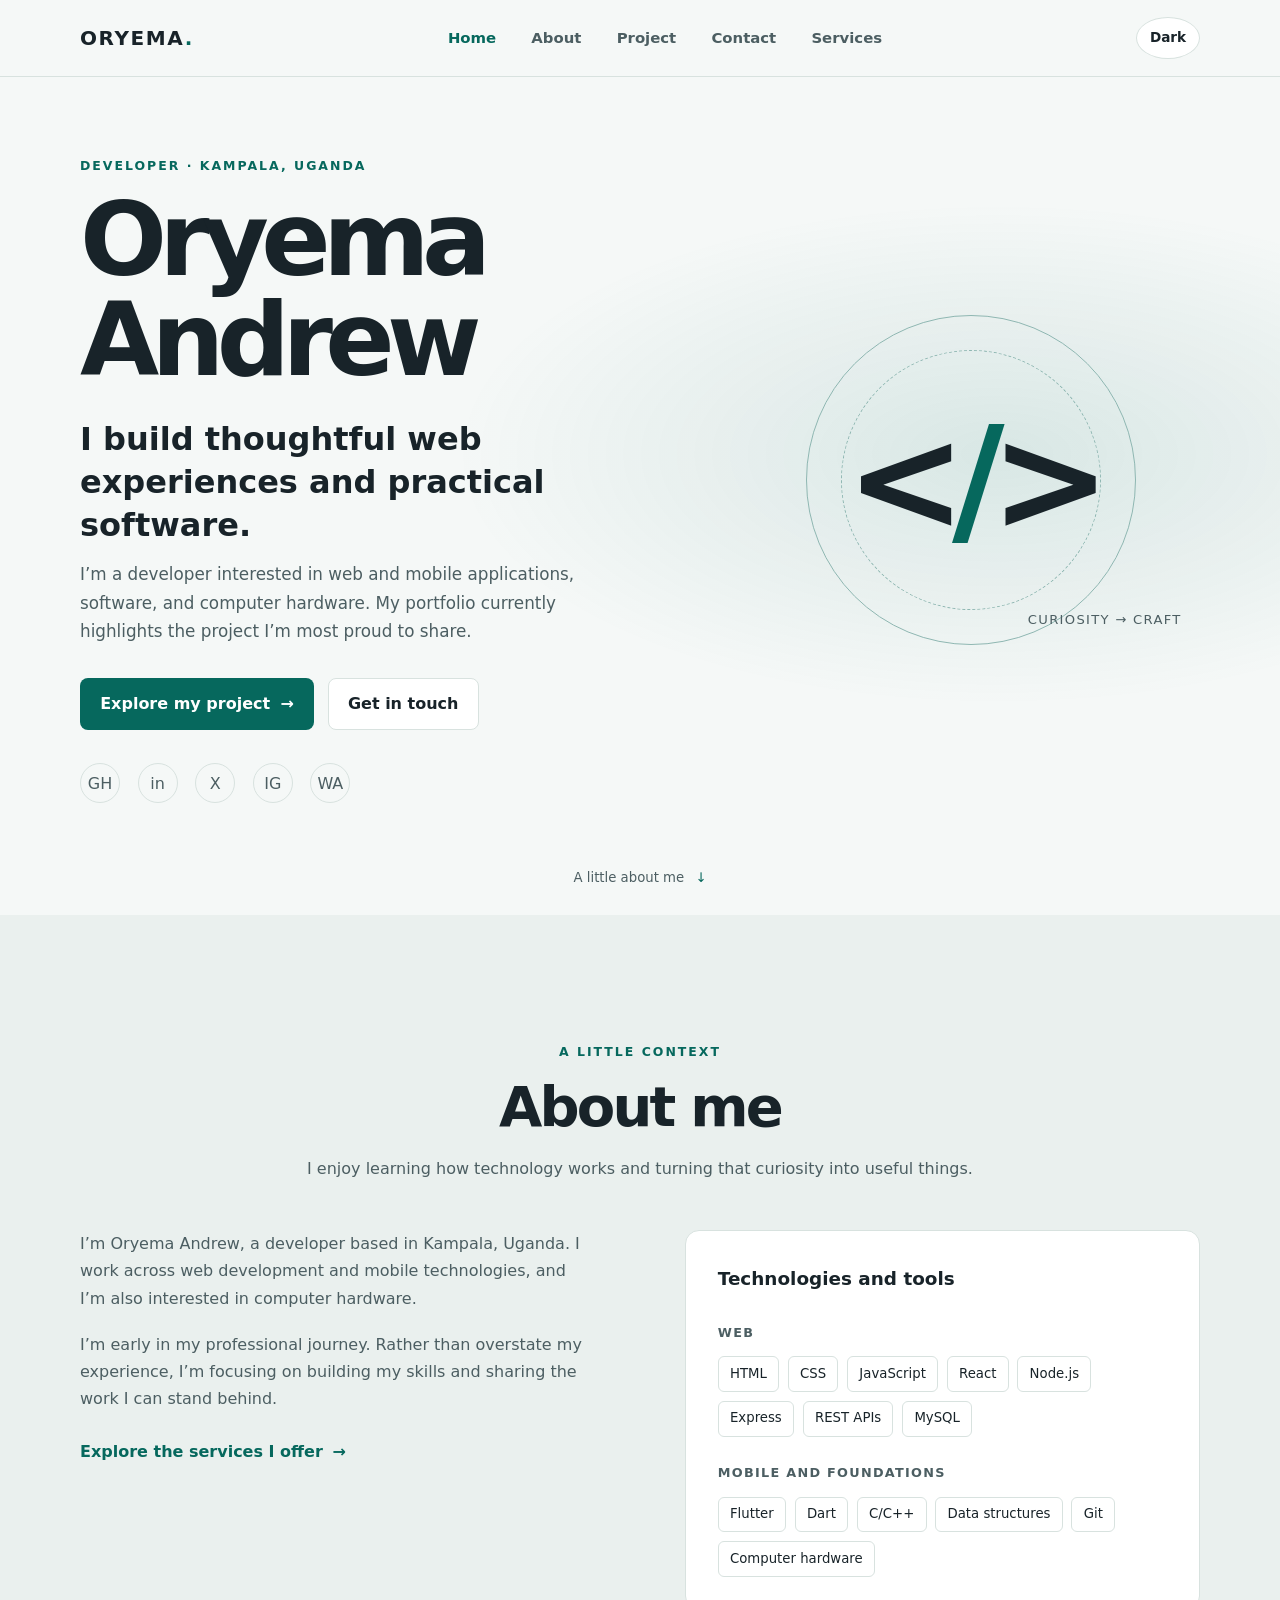
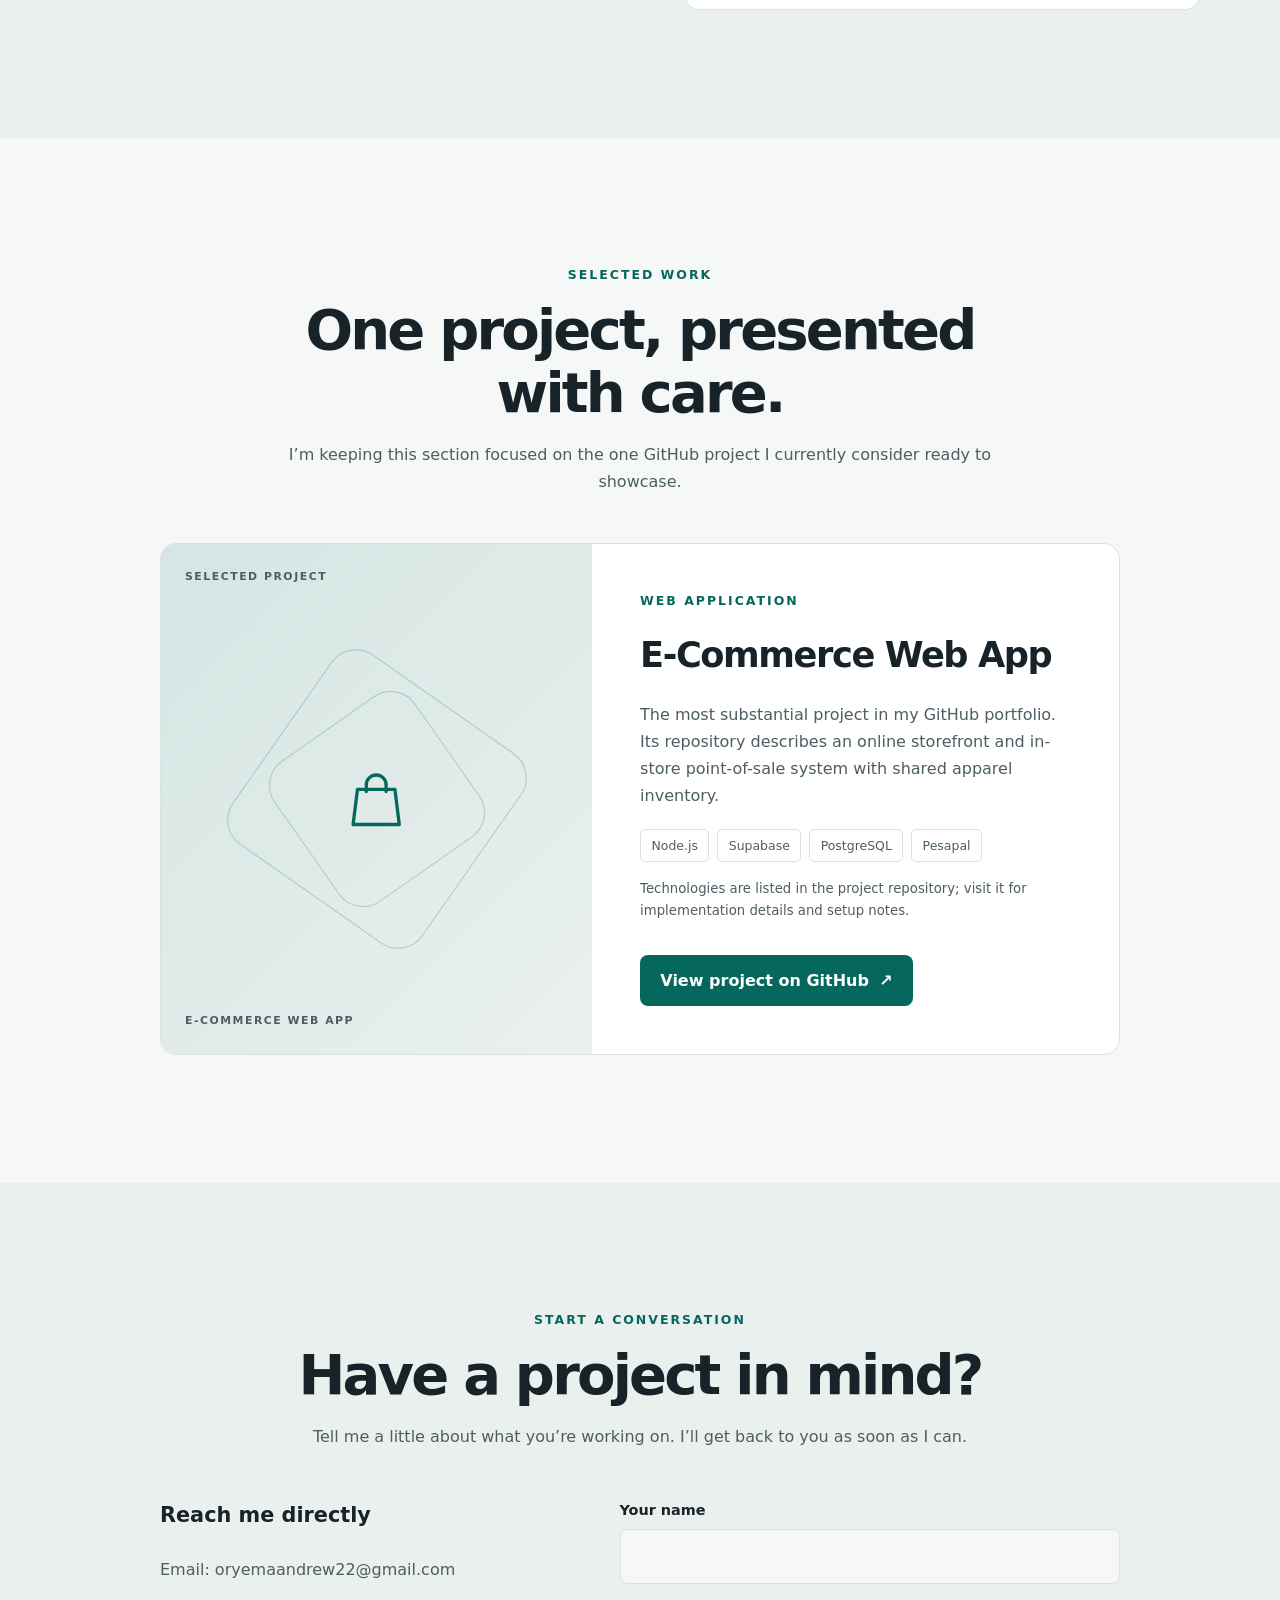
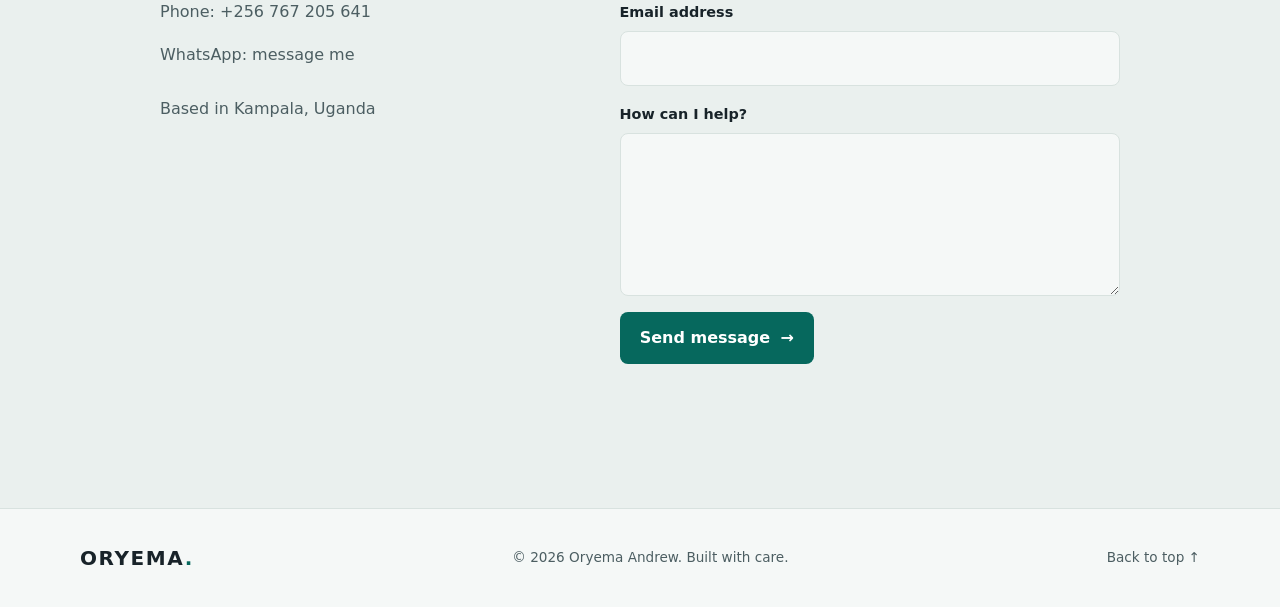
<file: index.html>
<!DOCTYPE html>
<html lang="en">
<head>
    <meta charset="UTF-8">
    <meta name="viewport" content="width=device-width, initial-scale=1">
    <meta name="theme-color" content="#10171b">
    <meta name="description" content="Official portfolio of Oryema Andrew, a software developer in Kampala, Uganda, building practical web and mobile applications with React, Node.js, and Flutter.">
    <meta property="og:type" content="website">
    <meta property="og:title" content="Oryema Andrew | Software Developer in Kampala, Uganda">
    <meta property="og:description" content="Software developer in Kampala building thoughtful web experiences and practical software.">
    <meta property="og:url" content="https://oryemaandrew.github.io/A-PORTFOLIO-/">
    <link rel="canonical" href="https://oryemaandrew.github.io/A-PORTFOLIO-/">
    <title>Oryema Andrew | Software Developer in Kampala, Uganda</title>
    <script type="application/ld+json">
    {
      "@context": "https://schema.org",
      "@type": "Person",
      "name": "Oryema Andrew",
      "jobTitle": "Software Developer",
      "url": "https://oryemaandrew.github.io/A-PORTFOLIO-/",
      "address": {
        "@type": "PostalAddress",
        "addressLocality": "Kampala",
        "addressCountry": "UG"
      },
      "knowsAbout": [
        "Web Development",
        "Mobile App Development",
        "React",
        "Node.js",
        "Flutter",
        "PostgreSQL",
        "Cybersecurity"
      ],
      "sameAs": [
        "https://github.com/oryemaandrew",
        "https://linkedin.com/in/andrew-oryema-7261183b4",
        "https://x.com/AndrewORYE16328",
        "https://instagram.com/oryemaandrew22"
      ]
    }
    </script>
    <link rel="icon" href="favicon.svg" type="image/svg+xml">
    <link rel="stylesheet" href="style.css">
</head>
<body>
    <a class="skip-link" href="#main">Skip to content</a>
    <div class="scroll-progress" aria-hidden="true"></div>

    <nav class="navbar" aria-label="Main navigation">
        <div class="nav-container">
            <a class="logo" href="#home" aria-label="Oryema Andrew home">ORYEMA<span>.</span></a>
            <ul class="nav-links" id="primary-navigation">
                <li><a href="#home" class="nav-item active">Home</a></li>
                <li><a href="#about" class="nav-item">About</a></li>
                <li><a href="#projects" class="nav-item">Project</a></li>
                <li><a href="#contact" class="nav-item">Contact</a></li>
                <li><a href="sales.html" class="nav-item">Services</a></li>
            </ul>
            <div class="nav-actions">
                <button id="navThemeToggle" class="nav-theme-btn" type="button" aria-label="Switch to light theme">
                    Light
                </button>
                <button class="hamburger" type="button" aria-label="Open navigation menu" aria-controls="primary-navigation" aria-expanded="false">
                    <span></span><span></span><span></span>
                </button>
            </div>
        </div>
    </nav>

    <main id="main">
        <section id="home" class="section hero">
            <div class="container hero-content">
                <div class="hero-text">
                    <p class="eyebrow">Developer · Kampala, Uganda</p>
                    <h1>Oryema Andrew</h1>
                    <p class="hero-lead">I build thoughtful web experiences and practical software.</p>
                    <p class="hero-description">I’m a developer interested in web and mobile applications, software, and computer hardware. My portfolio currently highlights the project I’m most proud to share.</p>
                    <div class="hero-buttons">
                        <a href="#projects" class="btn btn-primary">Explore my project <span aria-hidden="true">→</span></a>
                        <a href="#contact" class="btn btn-secondary">Get in touch</a>
                    </div>
                    <div class="social-links" aria-label="Social profiles">
                        <a href="https://github.com/oryemaandrew" target="_blank" rel="noopener noreferrer" aria-label="GitHub (opens in a new tab)">GH</a>
                        <a href="https://linkedin.com/in/andrew-oryema-7261183b4" target="_blank" rel="noopener noreferrer" aria-label="LinkedIn (opens in a new tab)">in</a>
                        <a href="https://x.com/AndrewORYE16328" target="_blank" rel="noopener noreferrer" aria-label="X (opens in a new tab)">X</a>
                        <a href="https://instagram.com/oryemaandrew22" target="_blank" rel="noopener noreferrer" aria-label="Instagram (opens in a new tab)">IG</a>
                        <a href="https://wa.me/256767205641" target="_blank" rel="noopener noreferrer" aria-label="WhatsApp (opens in a new tab)">WA</a>
                    </div>
                </div>
                <div class="hero-visual" aria-hidden="true">
                    <div class="visual-orbit orbit-one"></div>
                    <div class="visual-orbit orbit-two"></div>
                    <div class="visual-mark">&lt;<span>/</span>&gt;</div>
                    <p>Curiosity → craft</p>
                </div>
            </div>
            <a class="scroll-cue" href="#about">A little about me <span aria-hidden="true">↓</span></a>
        </section>

        <section id="about" class="section about">
            <div class="container">
                <div class="section-heading">
                    <p class="eyebrow">A little context</p>
                    <h2>About me</h2>
                    <p>I enjoy learning how technology works and turning that curiosity into useful things.</p>
                </div>
                <div class="about-content">
                    <div class="about-copy">
                        <p>I’m Oryema Andrew, a developer based in Kampala, Uganda. I work across web development and mobile technologies, and I’m also interested in computer hardware.</p>
                        <p>I’m early in my professional journey. Rather than overstate my experience, I’m focusing on building my skills and sharing the work I can stand behind.</p>
                        <a class="text-link" href="sales.html">Explore the services I offer <span aria-hidden="true">→</span></a>
                    </div>
                    <div class="skills-panel">
                        <h3>Technologies and tools</h3>
                        <div class="skill-category">
                            <h4>Web</h4>
                            <div class="skill-tags"><span>HTML</span><span>CSS</span><span>JavaScript</span><span>React</span><span>Node.js</span><span>Express</span><span>REST APIs</span><span>MySQL</span></div>
                        </div>
                        <div class="skill-category">
                            <h4>Mobile and foundations</h4>
                            <div class="skill-tags"><span>Flutter</span><span>Dart</span><span>C/C++</span><span>Data structures</span><span>Git</span><span>Computer hardware</span></div>
                        </div>
                    </div>
                </div>
            </div>
        </section>

        <section id="projects" class="section projects">
            <div class="container">
                <div class="section-heading">
                    <p class="eyebrow">Selected work</p>
                    <h2>One project, presented with care.</h2>
                    <p>I’m keeping this section focused on the one GitHub project I currently consider ready to showcase.</p>
                </div>
                <article class="project-card">
                    <div class="project-visual" aria-hidden="true">
                        <span class="project-visual-label">SELECTED PROJECT</span>
                        <svg class="project-bag" viewBox="0 0 64 64" focusable="false">
                            <path d="M15 23h34l4 32H11l4-32Z" fill="none" stroke="currentColor" stroke-linejoin="round" stroke-width="3"/>
                            <path d="M23 25v-6a9 9 0 0 1 18 0v6" fill="none" stroke="currentColor" stroke-linecap="round" stroke-width="3"/>
                        </svg>
                        <span class="project-visual-caption">E-COMMERCE WEB APP</span>
                    </div>
                    <div class="project-details">
                        <p class="eyebrow">Web application</p>
                        <h3>E-Commerce Web App</h3>
                        <p>The most substantial project in my GitHub portfolio. Its repository describes an online storefront and in-store point-of-sale system with shared apparel inventory.</p>
                        <div class="project-tech" aria-label="Technologies listed in the repository">
                            <span>Node.js</span><span>Supabase</span><span>PostgreSQL</span><span>Pesapal</span>
                        </div>
                        <p class="project-note">Technologies are listed in the project repository; visit it for implementation details and setup notes.</p>
                        <div class="project-links">
                            <a href="https://github.com/oryemaandrew/E-COMMERCE-WEB-APP" target="_blank" rel="noopener noreferrer" class="btn btn-primary">View project on GitHub <span aria-hidden="true">↗</span></a>
                        </div>
                    </div>
                </article>
            </div>
        </section>

        <section id="contact" class="section contact">
            <div class="container">
                <div class="section-heading">
                    <p class="eyebrow">Start a conversation</p>
                    <h2>Have a project in mind?</h2>
                    <p>Tell me a little about what you’re working on. I’ll get back to you as soon as I can.</p>
                </div>
                <div class="contact-wrapper">
                    <div class="contact-info">
                        <h3>Reach me directly</h3>
                        <a class="contact-link" href="mailto:oryemaandrew22@gmail.com">Email: oryemaandrew22@gmail.com</a>
                        <a class="contact-link" href="tel:+256767205641">Phone: +256 767 205 641</a>
                        <a class="contact-link" href="https://wa.me/256767205641" target="_blank" rel="noopener noreferrer">WhatsApp: message me</a>
                        <p class="location-note">Based in Kampala, Uganda</p>
                    </div>
                    <form action="https://formspree.io/f/mjgzneva" method="POST" class="contact-form">
                        <div class="form-group">
                            <label for="name">Your name</label>
                            <input type="text" name="name" id="name" autocomplete="name" required>
                        </div>
                        <div class="form-group">
                            <label for="email">Email address</label>
                            <input type="email" name="email" id="email" autocomplete="email" required>
                        </div>
                        <div class="form-group">
                            <label for="message">How can I help?</label>
                            <textarea name="message" id="message" rows="5" required></textarea>
                        </div>
                        <button type="submit" class="btn btn-primary submit-btn">Send message <span aria-hidden="true">→</span></button>
                        <p id="formStatus" class="form-status" role="status" aria-live="polite" tabindex="-1"></p>
                        <input type="hidden" name="_subject" value="New message from Oryema Andrew's portfolio">
                    </form>
                </div>
            </div>
        </section>
    </main>

    <footer class="footer">
        <div class="container">
            <a class="logo" href="#home">ORYEMA<span>.</span></a>
            <p>© <span id="currentYear">2026</span> Oryema Andrew. Built with care.</p>
            <a href="#home" class="footer-top">Back to top ↑</a>
        </div>
    </footer>

    <button id="backToTop" class="back-to-top" type="button" aria-label="Back to top">
        ↑
    </button>
    <script src="script.js" defer></script>
</body>
</html>
</file>
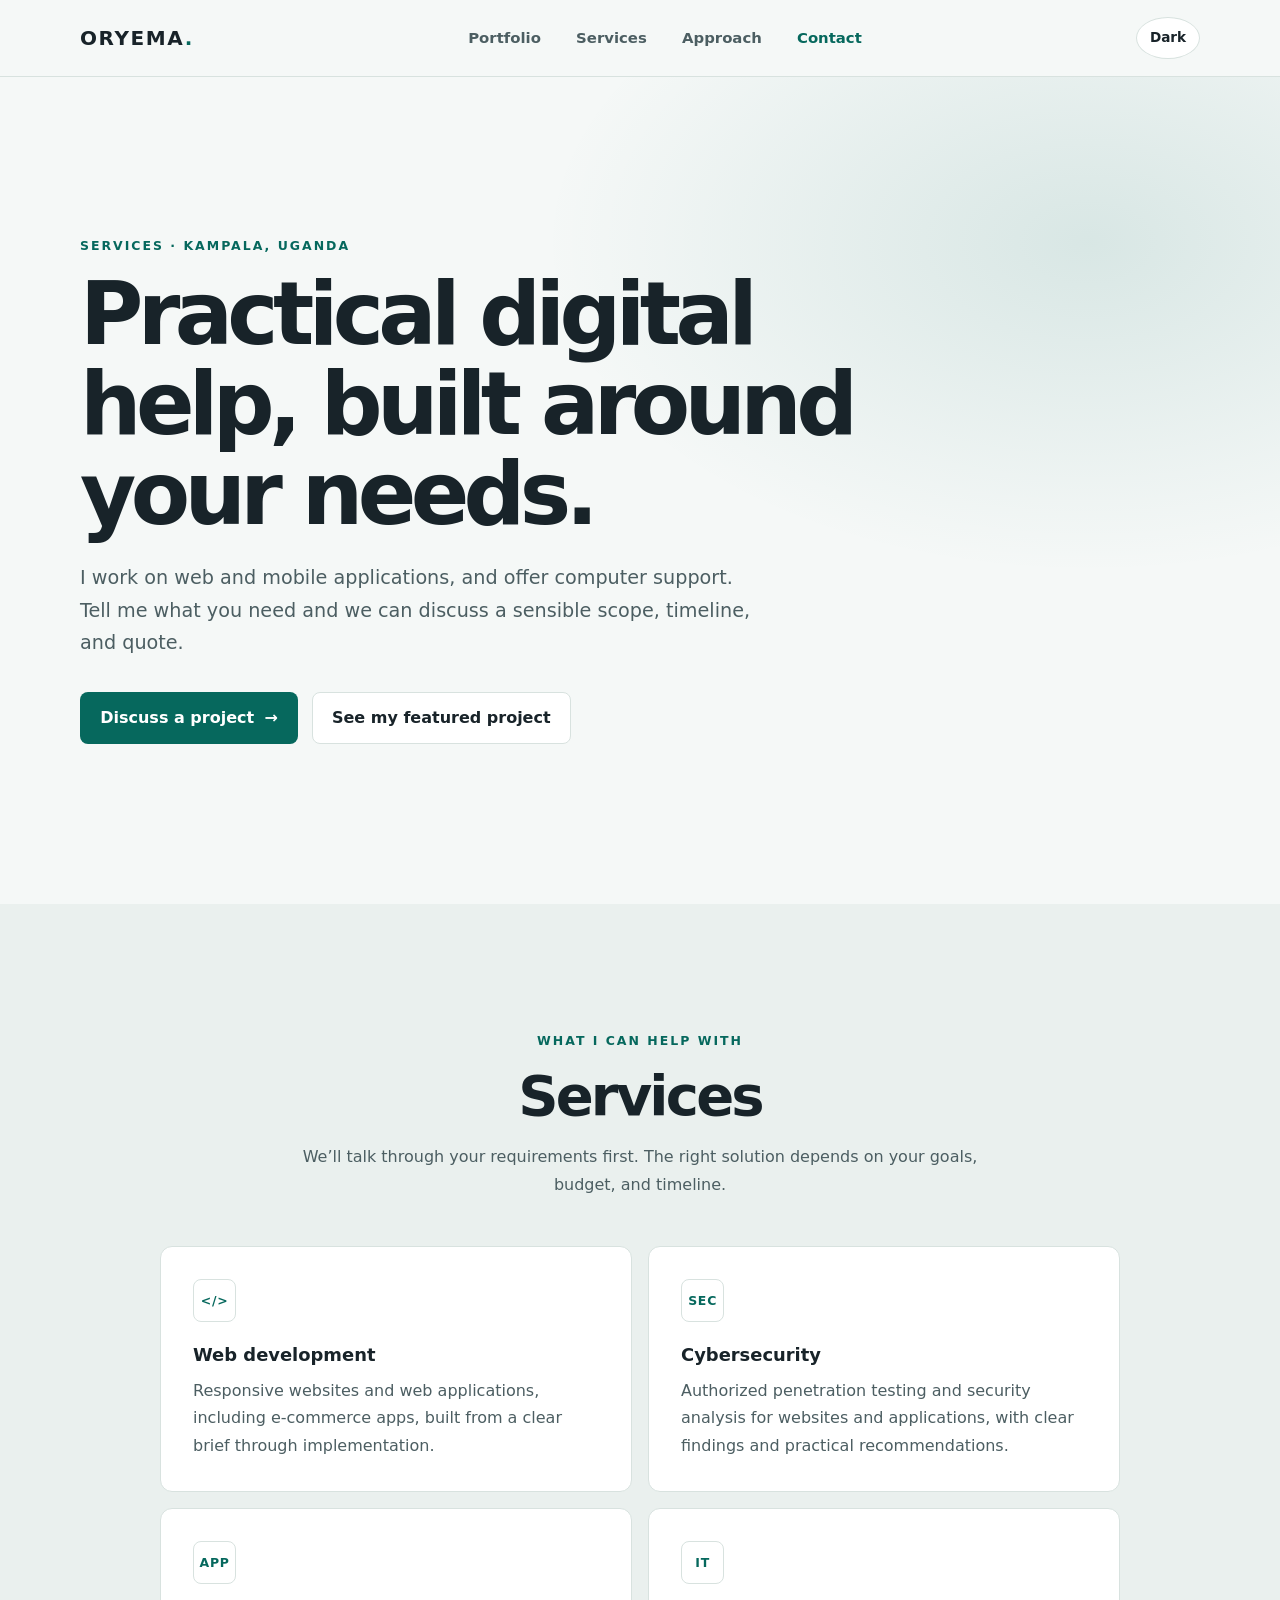
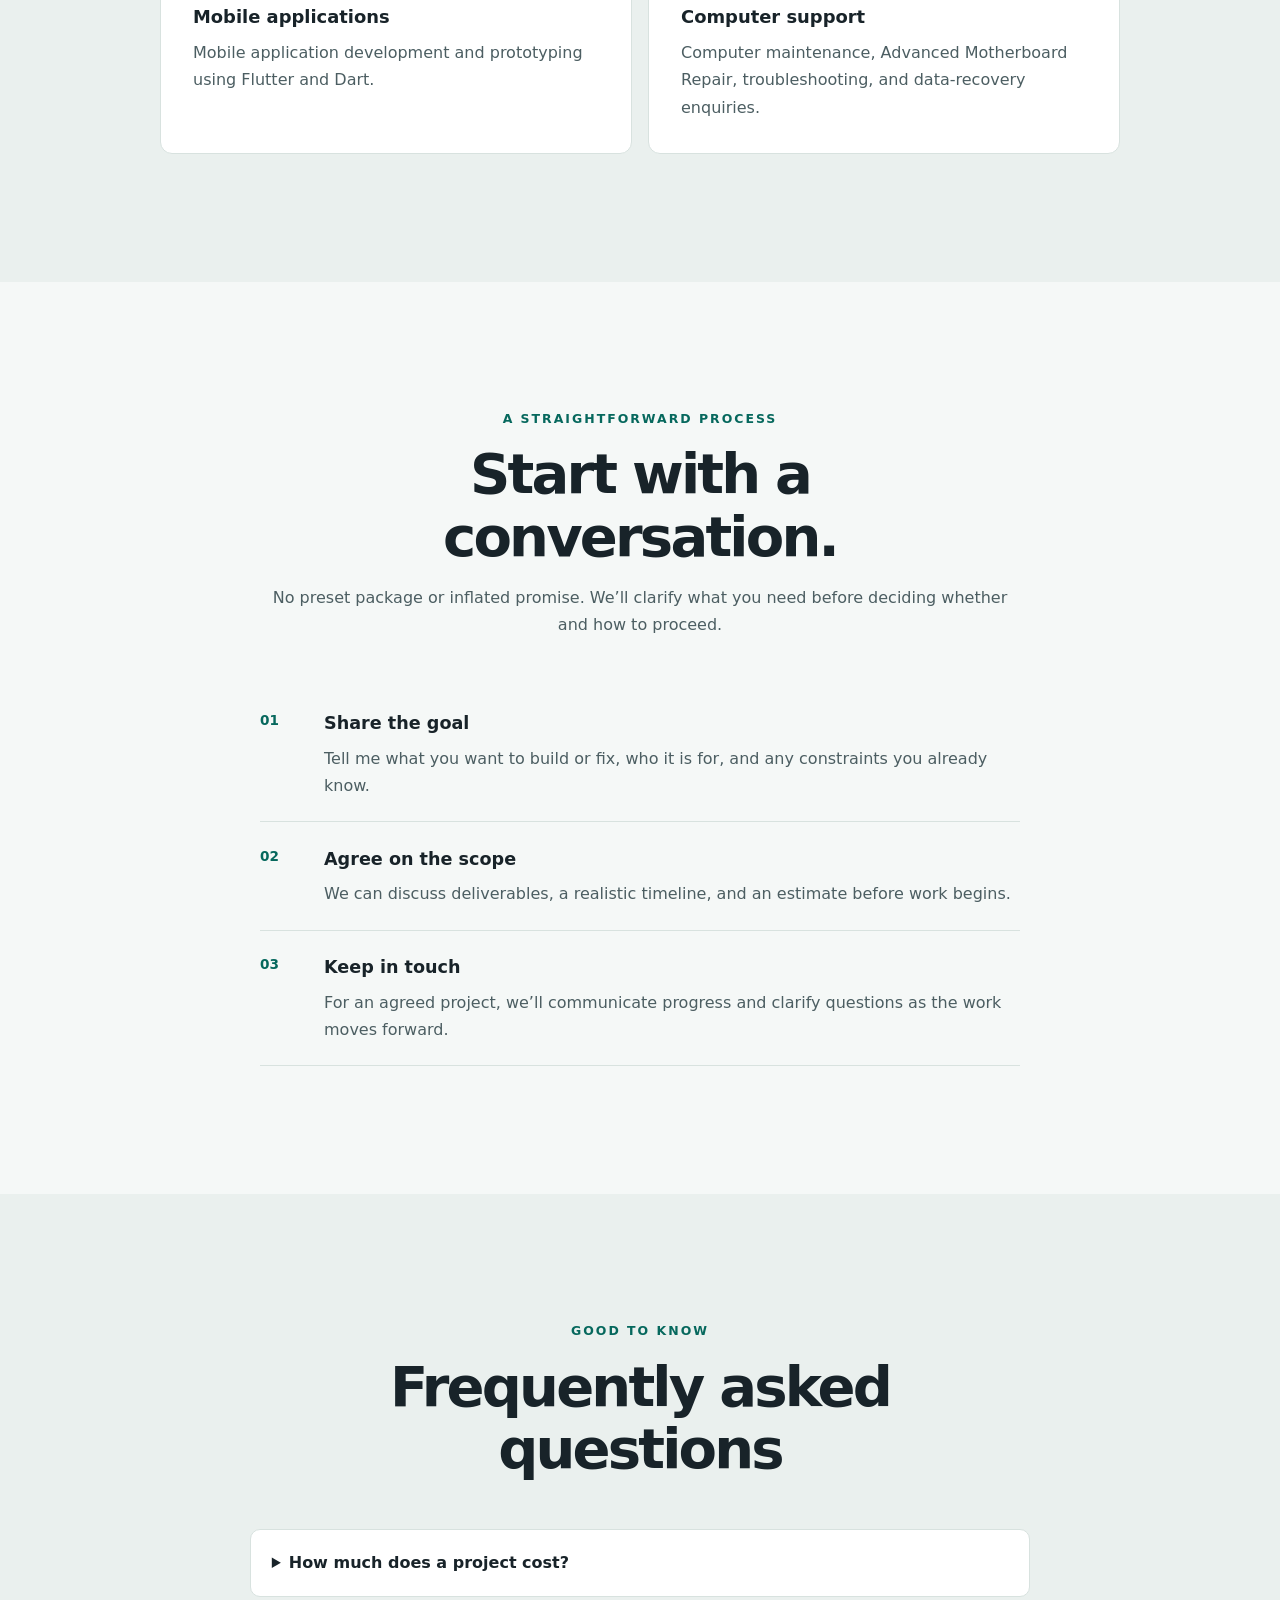
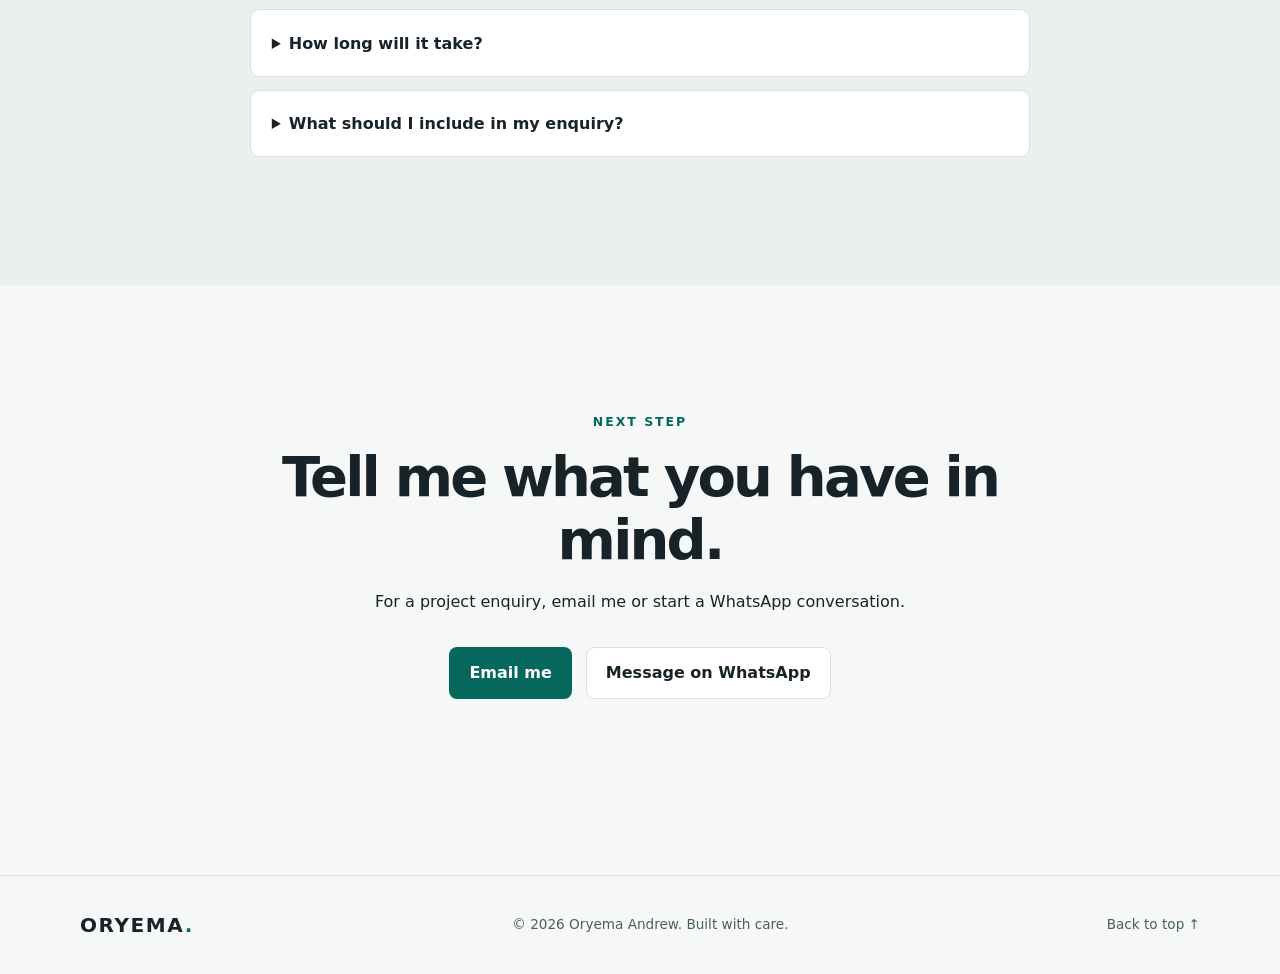
<file: sales.html>
<!DOCTYPE html>
<html lang="en">
<head>
    <meta charset="UTF-8">
    <meta name="viewport" content="width=device-width, initial-scale=1">
    <meta name="theme-color" content="#10171b">
    <meta name="description" content="Learn about web, mobile, cybersecurity, and computer support services offered by Oryema Andrew in Kampala, Uganda.">
    <meta property="og:type" content="website">
    <meta property="og:title" content="Services | Oryema Andrew">
    <meta property="og:description" content="Web, mobile, cybersecurity, and computer support services by Oryema Andrew in Kampala, Uganda.">
    <meta property="og:url" content="https://oryemaandrew.github.io/A-PORTFOLIO-/sales.html">
    <link rel="canonical" href="https://oryemaandrew.github.io/A-PORTFOLIO-/sales.html">
    <title>Services | Oryema Andrew</title>
    <script type="application/ld+json">
    {
      "@context": "https://schema.org",
      "@type": "Person",
      "name": "Oryema Andrew",
      "jobTitle": "Software Developer",
      "url": "https://oryemaandrew.github.io/A-PORTFOLIO-/",
      "address": {
        "@type": "PostalAddress",
        "addressLocality": "Kampala",
        "addressCountry": "UG"
      },
      "knowsAbout": [
        "Web Development",
        "Mobile App Development",
        "React",
        "Node.js",
        "Flutter",
        "PostgreSQL",
        "Cybersecurity"
      ],
      "sameAs": [
        "https://github.com/oryemaandrew",
        "https://linkedin.com/in/andrew-oryema-7261183b4",
        "https://x.com/AndrewORYE16328",
        "https://instagram.com/oryemaandrew22"
      ]
    }
    </script>
    <link rel="icon" href="favicon.svg" type="image/svg+xml">
    <link rel="stylesheet" href="style.css">
</head>
<body>
    <a class="skip-link" href="#main">Skip to content</a>
    <div class="scroll-progress" aria-hidden="true"></div>

    <nav class="navbar" aria-label="Main navigation">
        <div class="nav-container">
            <a class="logo" href="index.html">ORYEMA<span>.</span></a>
            <ul class="nav-links" id="primary-navigation">
                <li><a href="index.html" class="nav-item">Portfolio</a></li>
                <li><a href="#services" class="nav-item">Services</a></li>
                <li><a href="#approach" class="nav-item">Approach</a></li>
                <li><a href="#contact" class="nav-item">Contact</a></li>
            </ul>
            <div class="nav-actions">
                <button id="navThemeToggle" class="nav-theme-btn" type="button" aria-label="Switch to light theme">
                    Light
                </button>
                <button class="hamburger" type="button" aria-label="Open navigation menu" aria-controls="primary-navigation" aria-expanded="false">
                    <span></span><span></span><span></span>
                </button>
            </div>
        </div>
    </nav>

    <main id="main">
        <section class="section sales-hero">
            <div class="container">
                <p class="eyebrow">Services · Kampala, Uganda</p>
                <h1>Practical digital help, built around your needs.</h1>
                <p class="sales-lead">I work on web and mobile applications, and offer computer support. Tell me what you need and we can discuss a sensible scope, timeline, and quote.</p>
                <div class="hero-buttons">
                    <a class="btn btn-primary" href="mailto:oryemaandrew22@gmail.com?subject=Project%20enquiry">Discuss a project <span aria-hidden="true">→</span></a>
                    <a class="btn btn-secondary" href="index.html#projects">See my featured project</a>
                </div>
            </div>
        </section>

        <section id="services" class="section sales-services">
            <div class="container">
                <div class="section-heading">
                    <p class="eyebrow">What I can help with</p>
                    <h2>Services</h2>
                    <p>We’ll talk through your requirements first. The right solution depends on your goals, budget, and timeline.</p>
                </div>
                <div class="service-grid">
                    <article class="service-card">
                        <span class="service-mark" aria-hidden="true">&lt;/&gt;</span>
                        <h3>Web development</h3>
                        <p>Responsive websites and web applications, including e-commerce apps, built from a clear brief through implementation.</p>
                    </article>
                    <article class="service-card">
                        <span class="service-mark" aria-hidden="true">SEC</span>
                        <h3>Cybersecurity</h3>
                        <p>Authorized penetration testing and security analysis for websites and applications, with clear findings and practical recommendations.</p>
                    </article>
                    <article class="service-card">
                        <span class="service-mark" aria-hidden="true">APP</span>
                        <h3>Mobile applications</h3>
                        <p>Mobile application development and prototyping using Flutter and Dart.</p>
                    </article>
                    <article class="service-card">
                        <span class="service-mark" aria-hidden="true">IT</span>
                        <h3>Computer support</h3>
                        <p>Computer maintenance, Advanced Motherboard Repair, troubleshooting, and data-recovery enquiries.</p>
                    </article>
                </div>
            </div>
        </section>

        <section id="approach" class="section approach">
            <div class="container">
                <div class="section-heading">
                    <p class="eyebrow">A straightforward process</p>
                    <h2>Start with a conversation.</h2>
                    <p>No preset package or inflated promise. We’ll clarify what you need before deciding whether and how to proceed.</p>
                </div>
                <ol class="process-list">
                    <li><span>01</span><div><h3>Share the goal</h3><p>Tell me what you want to build or fix, who it is for, and any constraints you already know.</p></div></li>
                    <li><span>02</span><div><h3>Agree on the scope</h3><p>We can discuss deliverables, a realistic timeline, and an estimate before work begins.</p></div></li>
                    <li><span>03</span><div><h3>Keep in touch</h3><p>For an agreed project, we’ll communicate progress and clarify questions as the work moves forward.</p></div></li>
                </ol>
            </div>
        </section>

        <section class="section faq-section">
            <div class="container faq-container">
                <div class="section-heading">
                    <p class="eyebrow">Good to know</p>
                    <h2>Frequently asked questions</h2>
                </div>
                <details class="faq-item">
                    <summary>How much does a project cost?</summary>
                    <p>It depends on the requirements. Send me a short description and I can discuss the scope and an estimate with you.</p>
                </details>
                <details class="faq-item">
                    <summary>How long will it take?</summary>
                    <p>Timing depends on the project's size, details, and availability. We can agree on a realistic timeline after discussing the scope.</p>
                </details>
                <details class="faq-item">
                    <summary>What should I include in my enquiry?</summary>
                    <p>Tell me what you want to achieve, the type of project, any key features, and your preferred timeline or budget if you have one.</p>
                </details>
            </div>
        </section>

        <section id="contact" class="section sales-contact">
            <div class="container">
                <div class="section-heading">
                    <p class="eyebrow">Next step</p>
                    <h2>Tell me what you have in mind.</h2>
                    <p>For a project enquiry, email me or start a WhatsApp conversation.</p>
                    <div class="hero-buttons centered-actions">
                        <a class="btn btn-primary" href="mailto:oryemaandrew22@gmail.com?subject=Project%20enquiry">Email me</a>
                        <a class="btn btn-secondary" href="https://wa.me/256767205641" target="_blank" rel="noopener noreferrer">Message on WhatsApp</a>
                    </div>
                </div>
            </div>
        </section>
    </main>

    <footer class="footer">
        <div class="container">
            <a class="logo" href="index.html">ORYEMA<span>.</span></a>
            <p>© <span id="currentYear">2026</span> Oryema Andrew. Built with care.</p>
            <a href="#main" class="footer-top">Back to top ↑</a>
        </div>
    </footer>

    <button id="backToTop" class="back-to-top" type="button" aria-label="Back to top">
        ↑
    </button>
    <script src="script.js" defer></script>
</body>
</html>
</file>
<file: style.css>
:root {
    color-scheme: dark;
    --bg-primary: #10171b;
    --bg-secondary: #151f24;
    --card-bg: #182329;
    --text-primary: #eff5f4;
    --text-secondary: #aab9bc;
    --accent: #55d6be;
    --accent-dark: #38b9a3;
    --border: #2b3a40;
    --success: #55d6be;
    --error: #ff8585;
    --nav-height: 76px;
    font-family: system-ui, "Segoe UI", Arial, sans-serif;
    scroll-behavior: smooth;
    scroll-padding-top: calc(var(--nav-height) + 20px);
}

.nav-theme-btn {
    width: auto;
    min-width: 64px;
    padding-inline: 0.75rem;
    border-radius: 9px;
    font-size: 0.85rem;
    font-weight: 700;
}

body.light-theme {
    color-scheme: light;
    --bg-primary: #f5f8f7;
    --bg-secondary: #eaf0ee;
    --card-bg: #ffffff;
    --text-primary: #182329;
    --text-secondary: #4c5e62;
    --accent: #06685d;
    --accent-dark: #04564e;
    --border: #d8e2df;
    --success: #087f70;
    --error: #bd3434;
}

* {
    box-sizing: border-box;
}

body {
    margin: 0;
    background: var(--bg-primary);
    color: var(--text-primary);
    line-height: 1.7;
    transition: background-color 180ms ease, color 180ms ease;
}

a {
    color: inherit;
}

button,
input,
textarea {
    font: inherit;
}

button,
a,
input,
textarea {
    -webkit-tap-highlight-color: transparent;
}

:focus-visible {
    outline: 3px solid var(--accent);
    outline-offset: 4px;
}

.skip-link {
    position: fixed;
    top: 10px;
    left: 10px;
    z-index: 3000;
    padding: 0.7rem 1rem;
    transform: translateY(-160%);
    border-radius: 8px;
    background: var(--accent);
    color: #071412;
    font-weight: 700;
}

.skip-link:focus {
    transform: translateY(0);
}

.container,
.nav-container {
    width: min(1120px, calc(100% - 48px));
    margin-inline: auto;
}

.scroll-progress {
    position: fixed;
    inset: 0 auto auto 0;
    z-index: 2000;
    width: 0;
    height: 3px;
    background: var(--accent);
}

.navbar {
    position: sticky;
    top: 0;
    z-index: 1000;
    border-bottom: 1px solid var(--border);
    background: color-mix(in srgb, var(--bg-primary) 92%, transparent);
    backdrop-filter: blur(16px);
}

.nav-container {
    min-height: var(--nav-height);
    display: flex;
    align-items: center;
    justify-content: space-between;
    gap: 2rem;
}

.logo {
    color: var(--text-primary);
    font-size: 1.25rem;
    font-weight: 800;
    letter-spacing: 0.08em;
    text-decoration: none;
}

.logo span {
    color: var(--accent);
}

.nav-links {
    display: flex;
    align-items: center;
    gap: clamp(1rem, 3vw, 2.2rem);
    margin: 0;
    padding: 0;
    list-style: none;
}

.nav-item {
    color: var(--text-secondary);
    font-size: 0.93rem;
    font-weight: 600;
    text-decoration: none;
    transition: color 160ms ease;
}

.nav-item:hover,
.nav-item.active {
    color: var(--accent);
}

.nav-actions {
    display: flex;
    align-items: center;
    gap: 1rem;
}

.nav-theme-btn,
.hamburger {
    display: inline-grid;
    width: 42px;
    height: 42px;
    place-items: center;
    border: 1px solid var(--border);
    border-radius: 50%;
    background: var(--card-bg);
    color: var(--text-primary);
    cursor: pointer;
}

.nav-theme-btn:hover,
.hamburger:hover {
    border-color: var(--accent);
    color: var(--accent);
}

.hamburger {
    display: none;
    align-content: center;
    gap: 5px;
    border-radius: 10px;
}

.hamburger span {
    width: 18px;
    height: 2px;
    background: currentColor;
    transition: transform 160ms ease, opacity 160ms ease;
}

.hamburger.active span:first-child {
    transform: translateY(7px) rotate(45deg);
}

.hamburger.active span:nth-child(2) {
    opacity: 0;
}

.hamburger.active span:last-child {
    transform: translateY(-7px) rotate(-45deg);
}

.section {
    padding: clamp(5rem, 10vw, 8rem) 0;
    scroll-margin-top: var(--nav-height);
}

.hero {
    position: relative;
    display: grid;
    min-height: min(760px, calc(100svh - var(--nav-height)));
    align-items: center;
    overflow: hidden;
    padding-block: 5rem 7rem;
    background:
        radial-gradient(ellipse at 78% 45%, color-mix(in srgb, var(--accent) 12%, transparent), transparent 34rem),
        var(--bg-primary);
}

.hero-content {
    display: grid;
    grid-template-columns: minmax(0, 1.1fr) minmax(250px, 0.9fr);
    align-items: center;
    gap: clamp(3rem, 8vw, 7rem);
}

.hero-text {
    max-width: 680px;
}

.eyebrow {
    margin: 0 0 0.9rem;
    color: var(--accent);
    font-size: 0.78rem;
    font-weight: 800;
    letter-spacing: 0.16em;
    line-height: 1.5;
    text-transform: uppercase;
}

.hero h1 {
    margin: 0;
    font-size: clamp(3.3rem, 8vw, 6.6rem);
    letter-spacing: -0.075em;
    line-height: 0.98;
}

.hero-lead {
    max-width: 570px;
    margin: 1.7rem 0 0.8rem;
    font-size: clamp(1.3rem, 3vw, 2rem);
    font-weight: 650;
    line-height: 1.35;
}

.hero-description {
    max-width: 610px;
    margin: 0;
    color: var(--text-secondary);
    font-size: 1.05rem;
}

.hero-buttons,
.project-links {
    display: flex;
    flex-wrap: wrap;
    gap: 0.85rem;
    margin-top: 2rem;
}

.btn {
    display: inline-flex;
    min-height: 48px;
    align-items: center;
    justify-content: center;
    gap: 0.65rem;
    padding: 0.7rem 1.2rem;
    border: 1px solid transparent;
    border-radius: 8px;
    font-weight: 750;
    text-decoration: none;
    transition: transform 160ms ease, background-color 160ms ease, border-color 160ms ease;
}

.btn:hover {
    transform: translateY(-2px);
}

.btn-primary {
    background: var(--accent);
    color: #071412;
}

body.light-theme .btn-primary {
    color: #ffffff;
}

.btn-primary:hover {
    background: var(--accent-dark);
}

.btn-secondary {
    border-color: var(--border);
    background: var(--card-bg);
    color: var(--text-primary);
}

.btn-secondary:hover {
    border-color: var(--accent);
}

.social-links {
    display: flex;
    gap: 1.1rem;
    margin-top: 2.1rem;
}

.social-links a {
    display: grid;
    width: 40px;
    height: 40px;
    place-items: center;
    border: 1px solid var(--border);
    border-radius: 50%;
    color: var(--text-secondary);
    text-decoration: none;
    transition: border-color 160ms ease, color 160ms ease, transform 160ms ease;
}

.social-links a:hover {
    transform: translateY(-2px);
    border-color: var(--accent);
    color: var(--accent);
}

.hero-visual {
    position: relative;
    display: grid;
    min-height: 350px;
    place-items: center;
    isolation: isolate;
}

.visual-orbit {
    position: absolute;
    z-index: -1;
    width: min(28vw, 330px);
    aspect-ratio: 1;
    border: 1px solid color-mix(in srgb, var(--accent) 35%, var(--border));
    border-radius: 50%;
}

.orbit-two {
    width: min(22vw, 260px);
    border-style: dashed;
    transform: rotate(28deg);
}

.visual-mark {
    color: var(--text-primary);
    font-size: clamp(5rem, 12vw, 9rem);
    font-weight: 800;
    letter-spacing: -0.1em;
}

.visual-mark span {
    color: var(--accent);
}

.hero-visual p {
    position: absolute;
    right: 4%;
    bottom: 3%;
    color: var(--text-secondary);
    font-size: 0.82rem;
    letter-spacing: 0.1em;
    text-transform: uppercase;
}

.scroll-cue {
    position: absolute;
    bottom: 1.6rem;
    left: 50%;
    display: flex;
    align-items: center;
    gap: 0.7rem;
    color: var(--text-secondary);
    font-size: 0.83rem;
    text-decoration: none;
    transform: translateX(-50%);
}

.scroll-cue span {
    color: var(--accent);
}

.section-heading {
    max-width: 740px;
    margin: 0 auto 3rem;
    text-align: center;
}

.section-heading h2 {
    margin: 0;
    font-size: clamp(2rem, 5vw, 3.5rem);
    letter-spacing: -0.05em;
    line-height: 1.12;
}

.section-heading > p:last-child {
    margin: 1rem auto 0;
    color: var(--text-secondary);
}

.about {
    background: var(--bg-secondary);
}

.about-content {
    display: grid;
    grid-template-columns: 1fr 1fr;
    gap: clamp(2rem, 7vw, 6rem);
    align-items: start;
}

.about-copy p {
    margin: 0 0 1.2rem;
    color: var(--text-secondary);
}

.text-link {
    display: inline-flex;
    gap: 0.6rem;
    margin-top: 0.4rem;
    color: var(--accent);
    font-weight: 750;
    text-decoration: none;
}

.text-link:hover {
    text-decoration: underline;
    text-underline-offset: 4px;
}

.skills-panel {
    padding: clamp(1.4rem, 4vw, 2rem);
    border: 1px solid var(--border);
    border-radius: 14px;
    background: var(--card-bg);
}

.skills-panel h3 {
    margin: 0 0 1.7rem;
    font-size: 1.15rem;
}

.skill-category + .skill-category {
    margin-top: 1.6rem;
}

.skill-category h4 {
    margin: 0 0 0.8rem;
    color: var(--text-secondary);
    font-size: 0.8rem;
    letter-spacing: 0.1em;
    text-transform: uppercase;
}

.skill-tags {
    display: flex;
    flex-wrap: wrap;
    gap: 0.55rem;
}

.skill-tags span {
    padding: 0.35rem 0.7rem;
    border: 1px solid var(--border);
    border-radius: 6px;
    color: var(--text-primary);
    font-size: 0.83rem;
}

.projects {
    background: var(--bg-primary);
}

.project-card {
    display: grid;
    max-width: 960px;
    grid-template-columns: 0.9fr 1.1fr;
    overflow: hidden;
    margin-inline: auto;
    border: 1px solid var(--border);
    border-radius: 16px;
    background: var(--card-bg);
}

.project-visual {
    position: relative;
    display: grid;
    min-height: 320px;
    place-items: center;
    overflow: hidden;
    background:
        linear-gradient(135deg, color-mix(in srgb, var(--accent) 17%, var(--card-bg)), var(--bg-secondary));
}

.project-visual::before,
.project-visual::after {
    position: absolute;
    width: 230px;
    height: 230px;
    border: 1px solid color-mix(in srgb, var(--accent) 26%, transparent);
    border-radius: 30px;
    content: "";
    transform: rotate(35deg);
}

.project-visual::after {
    width: 170px;
    height: 170px;
    transform: rotate(55deg);
}

.project-bag {
    z-index: 1;
    width: 4.4rem;
    height: 4.4rem;
    color: var(--accent);
}

.project-visual-label,
.project-visual-caption {
    position: absolute;
    left: 1.5rem;
    color: var(--text-secondary);
    font-size: 0.68rem;
    font-weight: 800;
    letter-spacing: 0.14em;
}

.project-visual-label {
    top: 1.5rem;
}

.project-visual-caption {
    bottom: 1.5rem;
}

.project-details {
    align-self: center;
    padding: clamp(1.5rem, 5vw, 3rem);
}

.project-details h3 {
    margin: 0;
    font-size: clamp(1.6rem, 4vw, 2.2rem);
    letter-spacing: -0.04em;
}

.project-details > p:not(.eyebrow) {
    margin: 1rem 0 0;
    color: var(--text-secondary);
}

.project-tech {
    display: flex;
    flex-wrap: wrap;
    gap: 0.5rem;
    margin-top: 1.2rem;
}

.project-tech span {
    padding: 0.3rem 0.65rem;
    border: 1px solid var(--border);
    border-radius: 5px;
    color: var(--text-secondary);
    font-size: 0.78rem;
}

.project-details > .project-note {
    margin-top: 0.7rem;
    font-size: 0.83rem;
}

.contact {
    background: var(--bg-secondary);
}

.contact-wrapper {
    display: grid;
    grid-template-columns: 0.85fr 1.15fr;
    gap: clamp(2rem, 7vw, 6rem);
    align-items: start;
    max-width: 960px;
    margin-inline: auto;
}

.contact-info h3 {
    margin: 0 0 1.4rem;
    font-size: 1.3rem;
}

.contact-link {
    display: flex;
    align-items: center;
    gap: 0.8rem;
    margin: 0.95rem 0;
    color: var(--text-secondary);
    text-decoration: none;
    overflow-wrap: anywhere;
}

.contact-link i,
.location-note i {
    width: 1.2rem;
    color: var(--accent);
    text-align: center;
}

.contact-link:hover {
    color: var(--accent);
}

.location-note {
    margin-top: 1.7rem;
    color: var(--text-secondary);
}

.location-note i {
    margin-right: 0.45rem;
}

.contact-form {
    display: grid;
    gap: 1rem;
}

.form-group {
    display: grid;
    gap: 0.4rem;
}

.form-group label {
    font-size: 0.9rem;
    font-weight: 700;
}

.form-group input,
.form-group textarea {
    width: 100%;
    min-height: 48px;
    padding: 0.8rem 0.9rem;
    border: 1px solid var(--border);
    border-radius: 8px;
    background: var(--bg-primary);
    color: var(--text-primary);
}

.form-group textarea {
    min-height: 140px;
    resize: vertical;
}

.form-group input:focus,
.form-group textarea:focus {
    border-color: var(--accent);
    outline: 2px solid color-mix(in srgb, var(--accent) 30%, transparent);
    outline-offset: 1px;
}

.submit-btn {
    justify-self: start;
}

.submit-btn:disabled {
    cursor: wait;
    opacity: 0.7;
}

.form-status {
    min-height: 0;
    margin: 0;
    border-radius: 6px;
    color: var(--text-secondary);
}

.form-status:not(:empty) {
    padding: 0.7rem 0.85rem;
    border: 1px solid var(--border);
    background: var(--bg-primary);
}

.form-status.success {
    color: var(--success);
}

.form-status.error {
    color: var(--error);
}

.footer {
    padding: 2rem 0;
    border-top: 1px solid var(--border);
    background: var(--bg-primary);
}

.footer .container {
    display: flex;
    align-items: center;
    justify-content: space-between;
    gap: 1rem;
}

.footer p {
    margin: 0;
    color: var(--text-secondary);
    font-size: 0.85rem;
    text-align: center;
}

.footer-top {
    color: var(--text-secondary);
    font-size: 0.85rem;
    text-decoration: none;
}

.footer-top:hover {
    color: var(--accent);
}

.back-to-top {
    position: fixed;
    right: 24px;
    bottom: 24px;
    z-index: 900;
    display: grid;
    width: 46px;
    height: 46px;
    place-items: center;
    border: 1px solid var(--border);
    border-radius: 50%;
    background: var(--card-bg);
    color: var(--accent);
    cursor: pointer;
    opacity: 0;
    pointer-events: none;
    transform: translateY(8px);
    transition: opacity 160ms ease, transform 160ms ease;
}

.back-to-top.show {
    opacity: 1;
    pointer-events: auto;
    transform: translateY(0);
}

.sales-hero {
    padding-block: clamp(6rem, 14vw, 10rem);
    background:
        radial-gradient(ellipse at 85% 20%, color-mix(in srgb, var(--accent) 12%, transparent), transparent 34rem),
        var(--bg-primary);
}

.sales-hero h1 {
    max-width: 850px;
    margin: 0;
    font-size: clamp(2.7rem, 7vw, 5.4rem);
    letter-spacing: -0.065em;
    line-height: 1.04;
}

.sales-lead {
    max-width: 680px;
    margin: 1.4rem 0 0;
    color: var(--text-secondary);
    font-size: clamp(1.05rem, 2vw, 1.2rem);
}

.sales-services,
.faq-section {
    background: var(--bg-secondary);
}

.service-grid {
    display: grid;
    grid-template-columns: repeat(2, minmax(0, 1fr));
    gap: 1rem;
    max-width: 960px;
    margin-inline: auto;
}

.service-card {
    padding: clamp(1.4rem, 4vw, 2rem);
    border: 1px solid var(--border);
    border-radius: 12px;
    background: var(--card-bg);
}

.service-mark {
    display: inline-grid;
    min-width: 2.7rem;
    min-height: 2.7rem;
    place-items: center;
    padding: 0 0.3rem;
    border: 1px solid var(--border);
    border-radius: 8px;
    color: var(--accent);
    font-size: 0.78rem;
    font-weight: 800;
    letter-spacing: 0.06em;
}

.service-card h3 {
    margin: 1.1rem 0 0.45rem;
    font-size: 1.12rem;
}

.service-card p,
.process-list p,
.faq-item p {
    margin: 0;
    color: var(--text-secondary);
}

.process-list {
    display: grid;
    max-width: 760px;
    gap: 0;
    margin: 0 auto;
    padding: 0;
    list-style: none;
}

.process-list li {
    display: grid;
    grid-template-columns: 3rem 1fr;
    gap: 1rem;
    padding: 1.4rem 0;
    border-bottom: 1px solid var(--border);
}

.process-list li > span {
    color: var(--accent);
    font-size: 0.85rem;
    font-weight: 800;
}

.process-list h3 {
    margin: 0 0 0.35rem;
    font-size: 1.1rem;
}

.faq-container {
    max-width: 780px;
}

.faq-item {
    padding: 1.2rem 1.3rem;
    border: 1px solid var(--border);
    border-radius: 10px;
    background: var(--card-bg);
}

.faq-item + .faq-item {
    margin-top: 0.8rem;
}

.faq-item summary {
    cursor: pointer;
    font-weight: 750;
}

.faq-item p {
    padding-top: 0.8rem;
}

.sales-contact {
    background: var(--bg-primary);
}

.centered-actions {
    justify-content: center;
}

@media (max-width: 820px) {
    :root {
        --nav-height: 68px;
    }

    .nav-container {
        position: relative;
    }

    .hamburger {
        display: grid;
    }

    .nav-links {
        position: absolute;
        top: calc(100% + 1px);
        right: 0;
        left: 0;
        display: none;
        align-items: stretch;
        gap: 0;
        padding: 0.5rem 24px 1rem;
        border-bottom: 1px solid var(--border);
        background: var(--bg-primary);
    }

    .nav-links.active {
        display: flex;
        flex-direction: column;
    }

    .nav-item {
        display: block;
        padding: 0.75rem 0;
    }

    .hero-content {
        grid-template-columns: 1fr;
        gap: 1rem;
    }

    .hero-visual {
        min-height: 220px;
    }

    .visual-orbit {
        width: 200px;
    }

    .orbit-two {
        width: 155px;
    }

    .visual-mark {
        font-size: 6rem;
    }

    .hero-visual p {
        right: 20%;
        bottom: 0;
    }

    .about-content,
    .contact-wrapper {
        grid-template-columns: 1fr;
    }

    .service-grid {
        grid-template-columns: 1fr;
    }
}

@media (max-width: 600px) {
    .container,
    .nav-container {
        width: min(100% - 36px, 1120px);
    }

    .section {
        padding-block: 4.5rem;
    }

    .hero {
        min-height: auto;
        padding-block: 5rem 6rem;
    }

    .hero h1 {
        font-size: clamp(3rem, 15vw, 5rem);
    }

    .hero-visual {
        min-height: 185px;
    }

    .scroll-cue {
        bottom: 1rem;
        white-space: nowrap;
    }

    .project-card {
        grid-template-columns: 1fr;
    }

    .project-visual {
        min-height: 220px;
    }

    .footer .container {
        flex-direction: column;
    }

    .back-to-top {
        right: 16px;
        bottom: 16px;
    }
}

@media (prefers-reduced-motion: reduce) {
    :root {
        scroll-behavior: auto;
    }

    *,
    *::before,
    *::after {
        scroll-behavior: auto !important;
        animation-duration: 0.01ms !important;
        animation-iteration-count: 1 !important;
        transition-duration: 0.01ms !important;
    }
}
</file>
